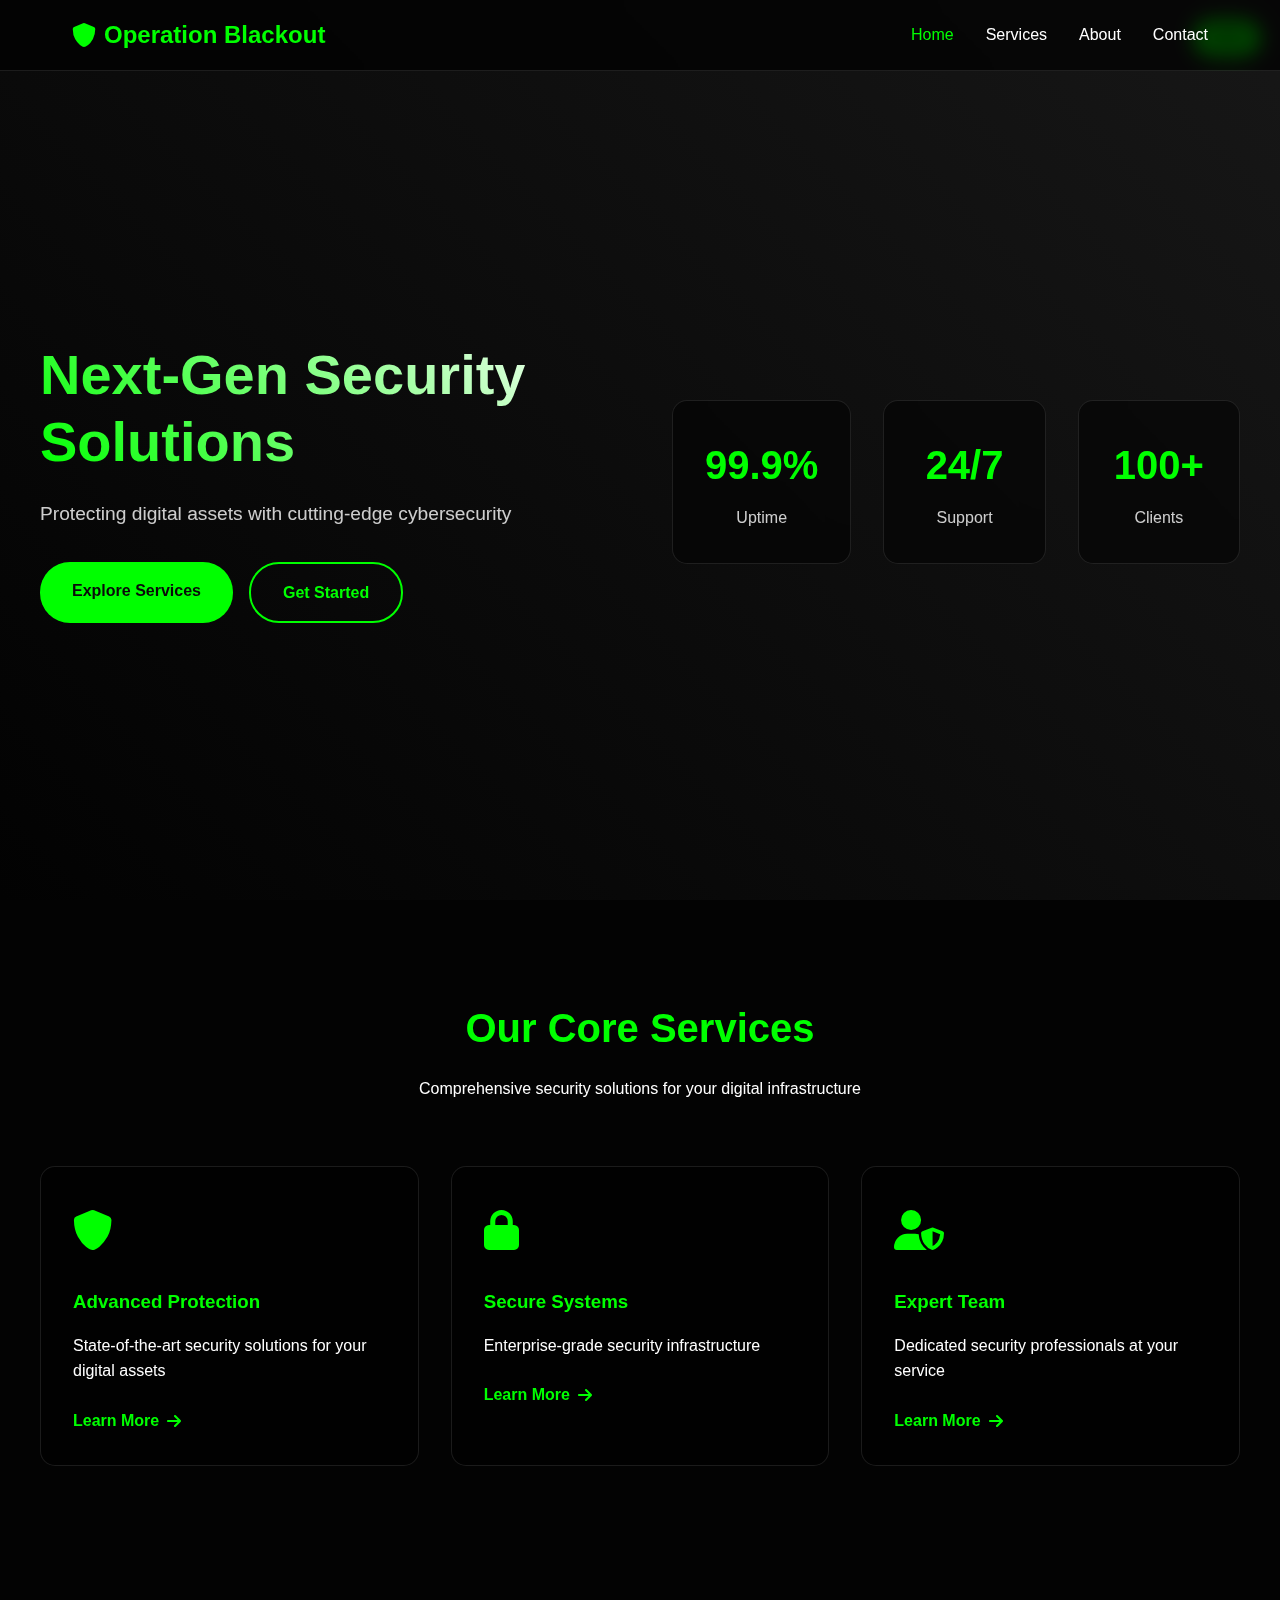
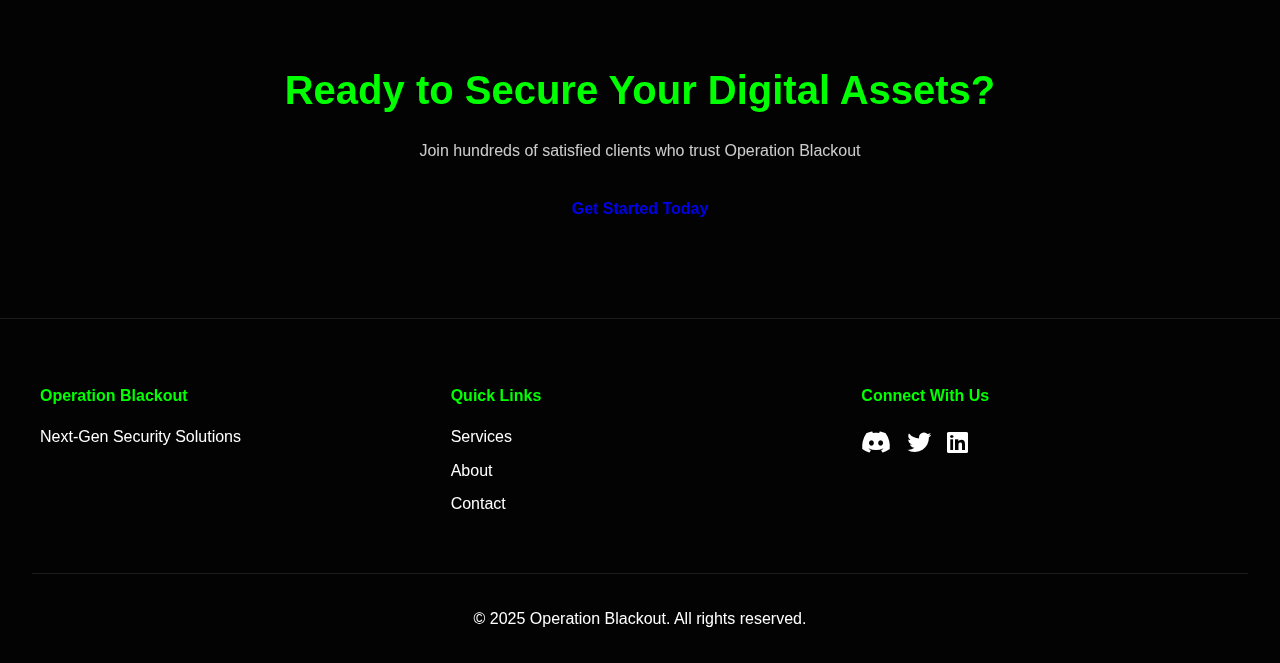
<file: index.html>
<!DOCTYPE html>
<html lang="en">
<head>
    <meta charset="UTF-8">
    <meta name="viewport" content="width=device-width, initial-scale=1.0">
    <meta http-equiv="X-UA-Compatible" content="IE=edge">
    <meta http-equiv="Content-Security-Policy" content="default-src 'self' https://cdnjs.cloudflare.com; script-src 'self' 'unsafe-inline' 'unsafe-eval'; style-src 'self' 'unsafe-inline' https://cdnjs.cloudflare.com; img-src 'self' data: https:; font-src 'self' https://cdnjs.cloudflare.com;">
    <meta http-equiv="X-Content-Type-Options" content="nosniff">
    <meta http-equiv="X-Frame-Options" content="DENY">
    <meta http-equiv="Referrer-Policy" content="strict-origin-when-cross-origin">
    <meta http-equiv="Permissions-Policy" content="geolocation=(), microphone=(), camera=()">
    <meta name="robots" content="noindex, nofollow">
    <meta name="theme-color" content="#000000">
    <title>Operation Blackout 2025 - Next-Gen Security Solutions</title>
    <link rel="stylesheet" href="https://cdnjs.cloudflare.com/ajax/libs/font-awesome/6.0.0/css/all.min.css">
    <link rel="stylesheet" href="styles.css">
</head>
<body>
    <div class="matrix-bg"></div>
    <div class="year-badge">2025</div>

    <nav class="glass-nav">
        <div class="nav-container">
            <a href="index.html" class="logo">
                <i class="fas fa-shield-alt"></i>
                Operation Blackout
            </a>
            <div class="nav-links">
                <a href="index.html" class="active">Home</a>
                <a href="services.html">Services</a>
                <a href="about.html">About</a>
                <a href="contact.html">Contact</a>
            </div>
            <div class="mobile-menu-btn">
                <i class="fas fa-bars"></i>
            </div>
        </div>
    </nav>

    <section class="hero">
        <div class="hero-content">
            <div class="hero-text">
                <h1>Next-Gen Security Solutions</h1>
                <p class="hero-subtitle">Protecting digital assets with cutting-edge cybersecurity</p>
                <div class="hero-buttons">
                    <a href="services.html" class="cta-button primary">Explore Services</a>
                    <a href="contact.html" class="cta-button secondary">Get Started</a>
                </div>
            </div>
            <div class="hero-stats">
                <div class="stat-item">
                    <span class="stat-number">99.9%</span>
                    <span class="stat-label">Uptime</span>
                </div>
                <div class="stat-item">
                    <span class="stat-number">24/7</span>
                    <span class="stat-label">Support</span>
                </div>
                <div class="stat-item">
                    <span class="stat-number">100+</span>
                    <span class="stat-label">Clients</span>
                </div>
            </div>
        </div>
    </section>

    <section class="features">
        <div class="section-header">
            <h2>Our Core Services</h2>
            <p>Comprehensive security solutions for your digital infrastructure</p>
        </div>
        <div class="features-grid">
            <div class="feature-card">
                <div class="feature-icon">
                    <i class="fas fa-shield-alt"></i>
                </div>
                <h3>Advanced Protection</h3>
                <p>State-of-the-art security solutions for your digital assets</p>
                <a href="services.html#protection" class="feature-link">Learn More <i class="fas fa-arrow-right"></i></a>
            </div>
            <div class="feature-card">
                <div class="feature-icon">
                    <i class="fas fa-lock"></i>
                </div>
                <h3>Secure Systems</h3>
                <p>Enterprise-grade security infrastructure</p>
                <a href="services.html#systems" class="feature-link">Learn More <i class="fas fa-arrow-right"></i></a>
            </div>
            <div class="feature-card">
                <div class="feature-icon">
                    <i class="fas fa-user-shield"></i>
                </div>
                <h3>Expert Team</h3>
                <p>Dedicated security professionals at your service</p>
                <a href="services.html#team" class="feature-link">Learn More <i class="fas fa-arrow-right"></i></a>
            </div>
        </div>
    </section>

    <section class="cta-section">
        <div class="cta-content">
            <h2>Ready to Secure Your Digital Assets?</h2>
            <p>Join hundreds of satisfied clients who trust Operation Blackout</p>
            <a href="contact.html" class="cta-button">Get Started Today</a>
        </div>
    </section>

    <footer class="glass-footer">
        <div class="footer-content">
            <div class="footer-section">
                <h4>Operation Blackout</h4>
                <p>Next-Gen Security Solutions</p>
            </div>
            <div class="footer-section">
                <h4>Quick Links</h4>
                <a href="services.html">Services</a>
                <a href="about.html">About</a>
                <a href="contact.html">Contact</a>
            </div>
            <div class="footer-section">
                <h4>Connect With Us</h4>
                <div class="social-links">
                    <a href="https://discord.gg/mz5jkgJ6" target="_blank" class="social-link">
                        <i class="fab fa-discord"></i>
                    </a>
                    <a href="#" class="social-link">
                        <i class="fab fa-twitter"></i>
                    </a>
                    <a href="#" class="social-link">
                        <i class="fab fa-linkedin"></i>
                    </a>
                </div>
            </div>
        </div>
        <div class="footer-bottom">
            <p>&copy; 2025 Operation Blackout. All rights reserved.</p>
        </div>
    </footer>
</body>
</html>
</file>
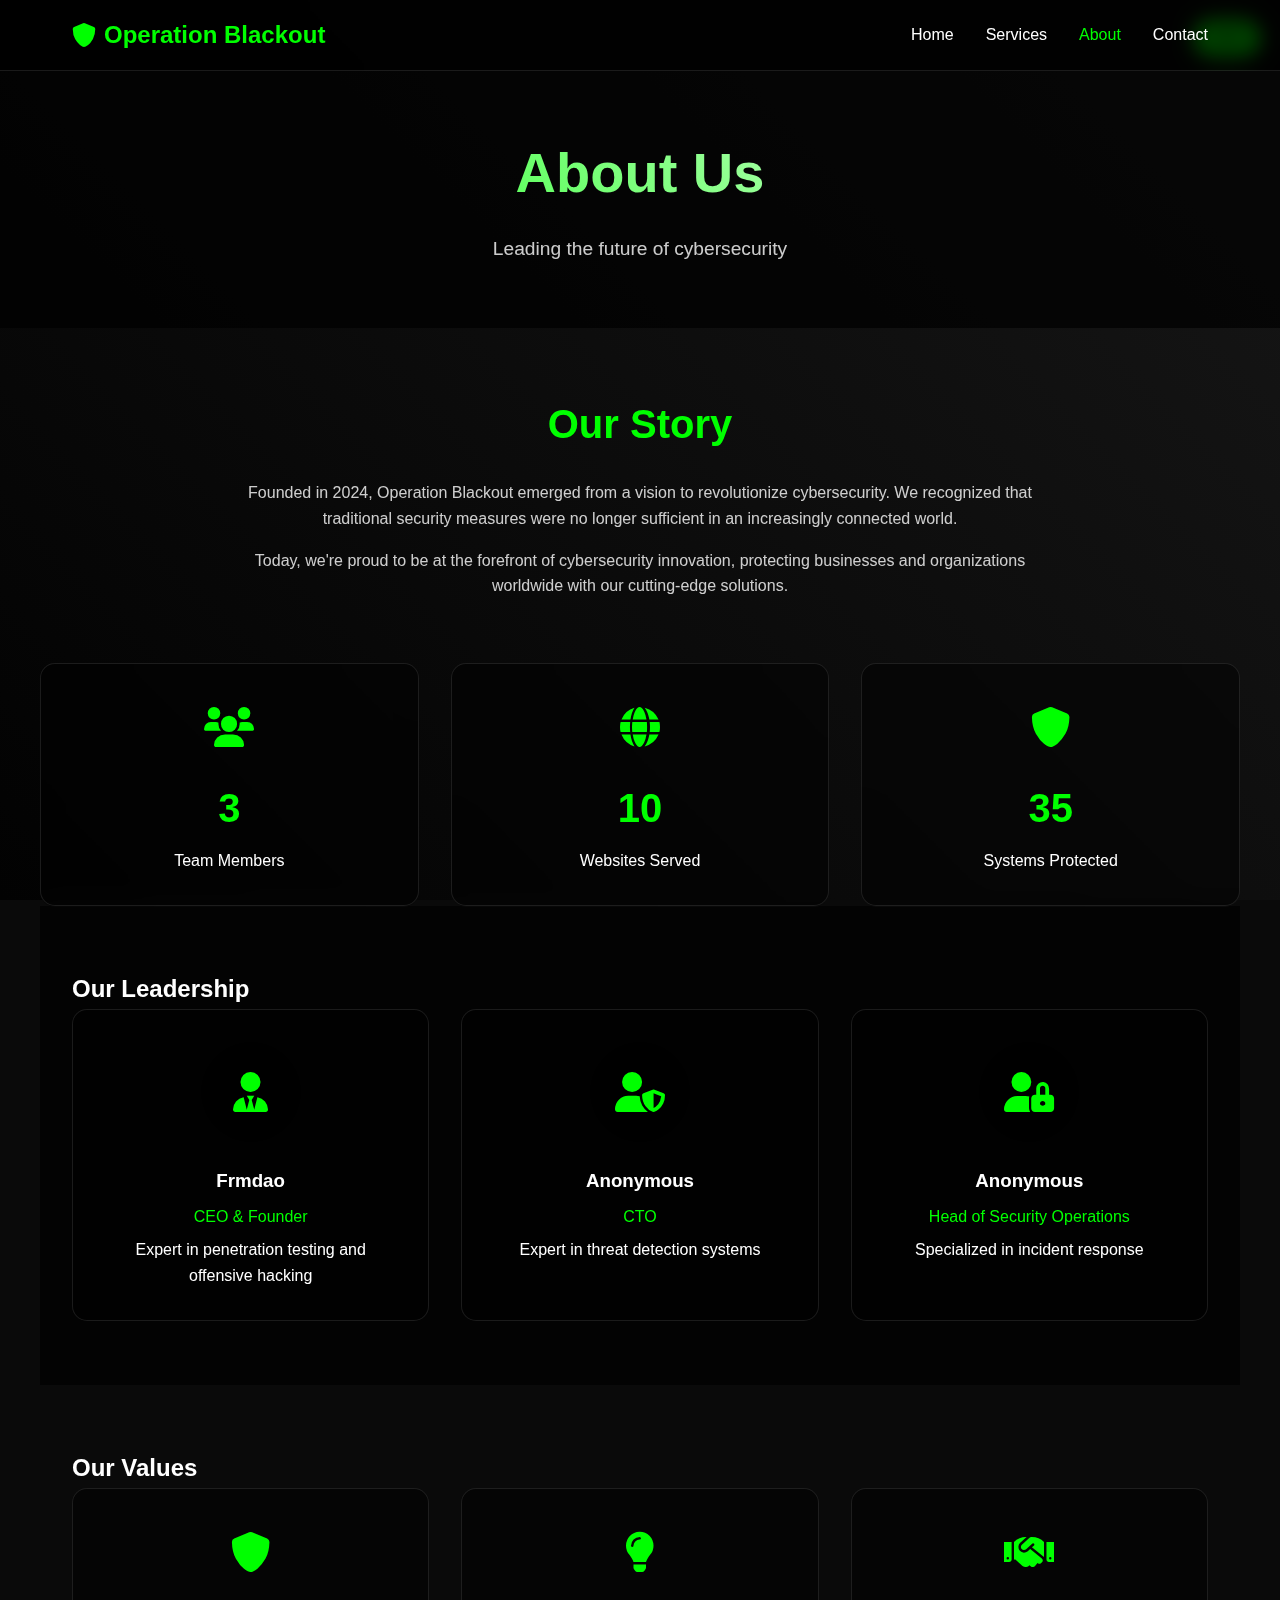
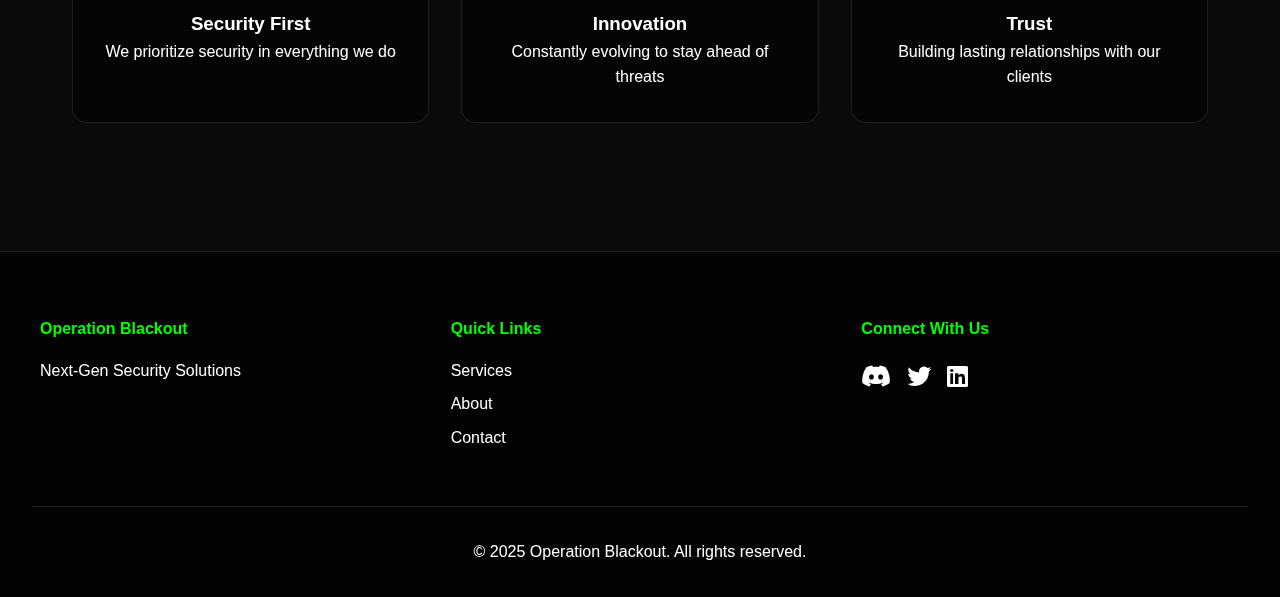
<file: about.html>
<!DOCTYPE html>
<html lang="en">
<head>
    <meta charset="UTF-8">
    <meta name="viewport" content="width=device-width, initial-scale=1.0">
    <meta http-equiv="X-UA-Compatible" content="IE=edge">
    <meta http-equiv="Content-Security-Policy" content="default-src 'self' https://cdnjs.cloudflare.com; script-src 'self' 'unsafe-inline' 'unsafe-eval'; style-src 'self' 'unsafe-inline' https://cdnjs.cloudflare.com; img-src 'self' data: https:; font-src 'self' https://cdnjs.cloudflare.com;">
    <meta http-equiv="X-Content-Type-Options" content="nosniff">
    <meta http-equiv="X-Frame-Options" content="DENY">
    <meta http-equiv="Referrer-Policy" content="strict-origin-when-cross-origin">
    <meta http-equiv="Permissions-Policy" content="geolocation=(), microphone=(), camera=()">
    <meta name="robots" content="noindex, nofollow">
    <meta name="theme-color" content="#000000">
    <title>About - Operation Blackout 2025</title>
    <link rel="stylesheet" href="https://cdnjs.cloudflare.com/ajax/libs/font-awesome/6.0.0/css/all.min.css">
    <link rel="stylesheet" href="styles.css">
</head>
<body>
    <div class="matrix-bg"></div>
    <div class="year-badge">2025</div>

    <nav class="glass-nav">
        <div class="nav-container">
            <a href="index.html" class="logo">
                <i class="fas fa-shield-alt"></i>
                Operation Blackout
            </a>
            <div class="nav-links">
                <a href="index.html">Home</a>
                <a href="services.html">Services</a>
                <a href="about.html" class="active">About</a>
                <a href="contact.html">Contact</a>
            </div>
            <div class="mobile-menu-btn">
                <i class="fas fa-bars"></i>
            </div>
        </div>
    </nav>

    <section class="page-header">
        <div class="header-content">
            <h1>About Us</h1>
            <p>Leading the future of cybersecurity</p>
        </div>
    </section>

    <section class="about-section">
        <div class="about-content">
            <div class="about-text">
                <h2>Our Story</h2>
                <p>Founded in 2024, Operation Blackout emerged from a vision to revolutionize cybersecurity. We recognized that traditional security measures were no longer sufficient in an increasingly connected world.</p>
                <p>Today, we're proud to be at the forefront of cybersecurity innovation, protecting businesses and organizations worldwide with our cutting-edge solutions.</p>
            </div>

            <div class="about-stats">
                <div class="stat-card">
                    <div class="stat-icon">
                        <i class="fas fa-users"></i>
                    </div>
                    <h3>3</h3>
                    <p>Team Members</p>
                </div>
                <div class="stat-card">
                    <div class="stat-icon">
                        <i class="fas fa-globe"></i>
                    </div>
                    <h3>10</h3>
                    <p>Websites Served</p>
                </div>
                <div class="stat-card">
                    <div class="stat-icon">
                        <i class="fas fa-shield-alt"></i>
                    </div>
                    <h3>35</h3>
                    <p>Systems Protected</p>
                </div>
            </div>

            <div class="team-section">
                <h2>Our Leadership</h2>
                <div class="team-grid">
                    <div class="team-member">
                        <div class="member-avatar">
                            <i class="fas fa-user-tie"></i>
                        </div>
                        <h3>Frmdao</h3>
                        <p class="member-role">CEO & Founder</p>
                        <p>Expert in penetration testing and offensive hacking</p>
                    </div>
                    <div class="team-member">
                        <div class="member-avatar">
                            <i class="fas fa-user-shield"></i>
                        </div>
                        <h3>Anonymous</h3>
                        <p class="member-role">CTO</p>
                        <p>Expert in threat detection systems</p>
                    </div>
                    <div class="team-member">
                        <div class="member-avatar">
                            <i class="fas fa-user-lock"></i>
                        </div>
                        <h3>Anonymous</h3>
                        <p class="member-role">Head of Security Operations</p>
                        <p>Specialized in incident response</p>
                    </div>
                </div>
            </div>

            <div class="values-section">
                <h2>Our Values</h2>
                <div class="values-grid">
                    <div class="value-card">
                        <div class="value-icon">
                            <i class="fas fa-shield-alt"></i>
                        </div>
                        <h3>Security First</h3>
                        <p>We prioritize security in everything we do</p>
                    </div>
                    <div class="value-card">
                        <div class="value-icon">
                            <i class="fas fa-lightbulb"></i>
                        </div>
                        <h3>Innovation</h3>
                        <p>Constantly evolving to stay ahead of threats</p>
                    </div>
                    <div class="value-card">
                        <div class="value-icon">
                            <i class="fas fa-handshake"></i>
                        </div>
                        <h3>Trust</h3>
                        <p>Building lasting relationships with our clients</p>
                    </div>
                </div>
            </div>
        </div>
    </section>

    <footer class="glass-footer">
        <div class="footer-content">
            <div class="footer-section">
                <h4>Operation Blackout</h4>
                <p>Next-Gen Security Solutions</p>
            </div>
            <div class="footer-section">
                <h4>Quick Links</h4>
                <a href="services.html">Services</a>
                <a href="about.html">About</a>
                <a href="contact.html">Contact</a>
            </div>
            <div class="footer-section">
                <h4>Connect With Us</h4>
                <div class="social-links">
                    <a href="https://discord.gg/mz5jkgJ6" target="_blank" class="social-link">
                        <i class="fab fa-discord"></i>
                    </a>
                    <a href="#" class="social-link">
                        <i class="fab fa-twitter"></i>
                    </a>
                    <a href="#" class="social-link">
                        <i class="fab fa-linkedin"></i>
                    </a>
                </div>
            </div>
        </div>
        <div class="footer-bottom">
            <p>&copy; 2025 Operation Blackout. All rights reserved.</p>
        </div>
    </footer>
</body>
</html>
</file>
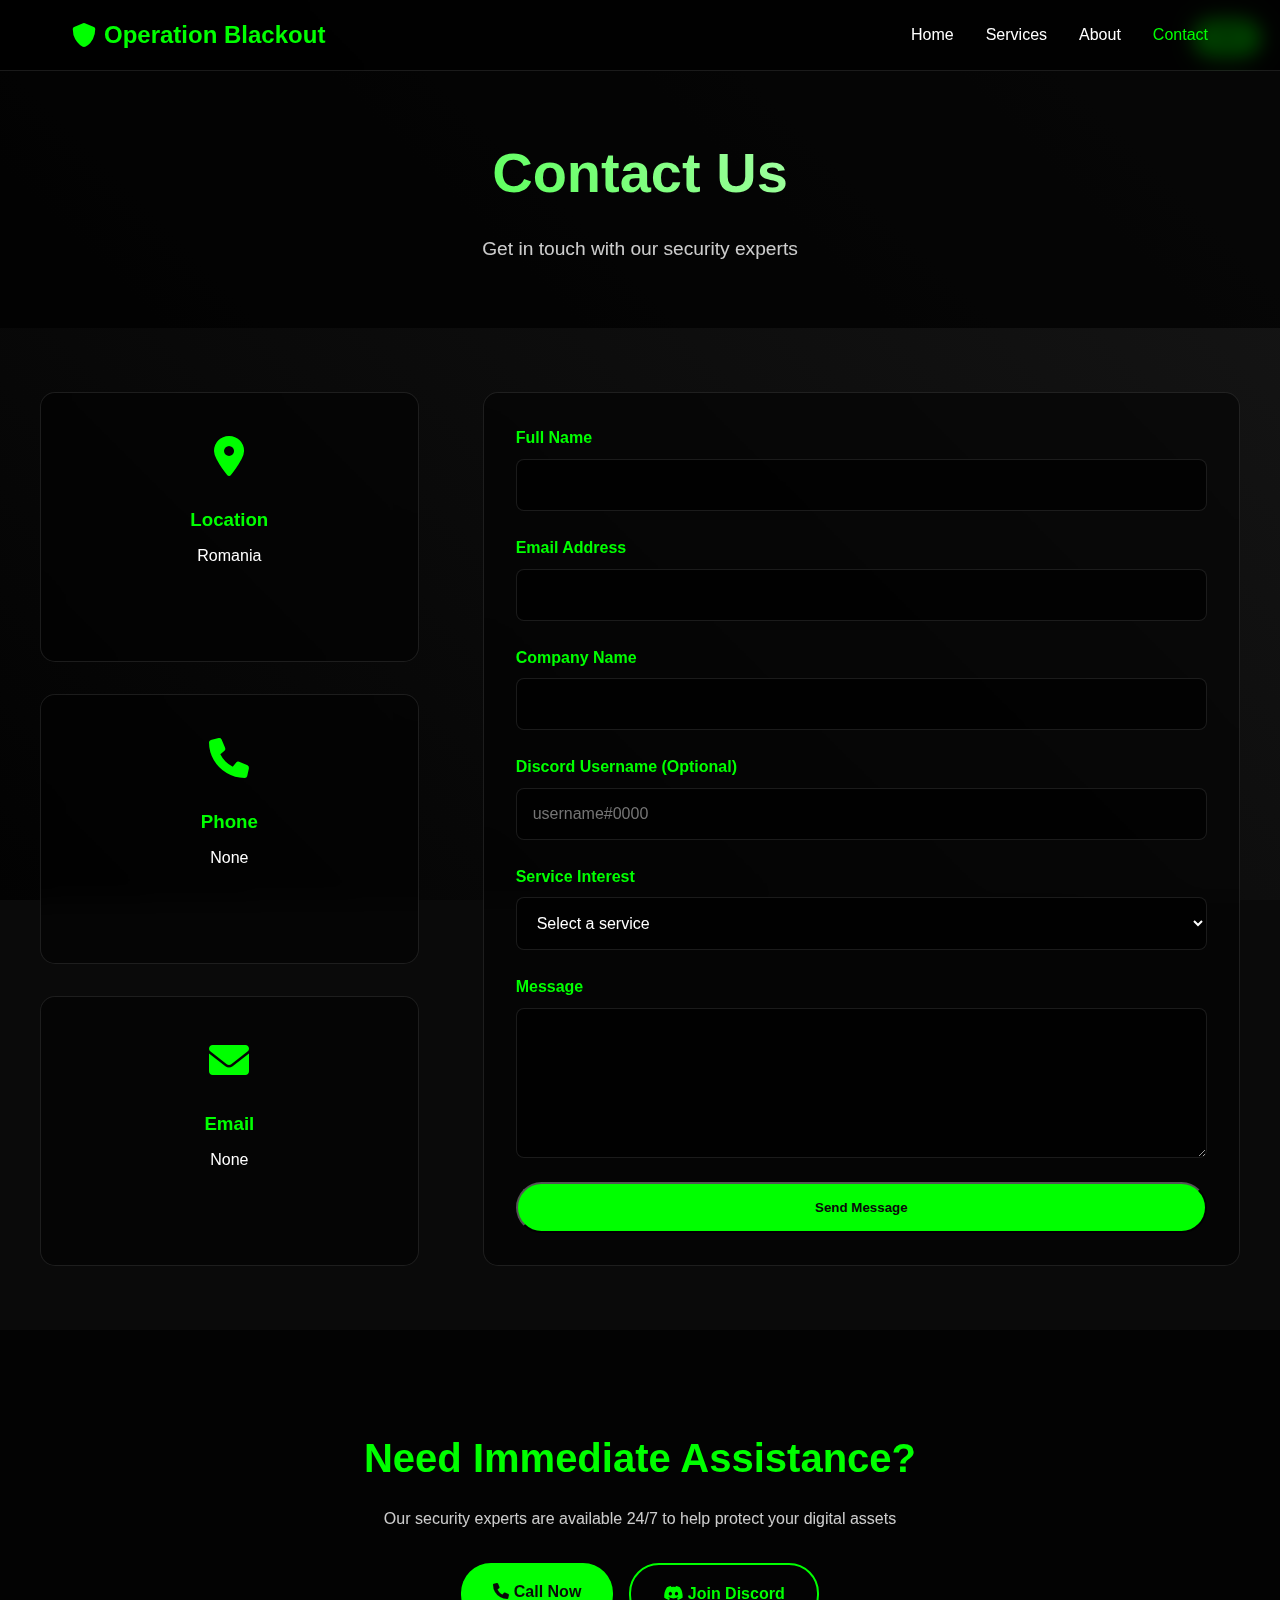
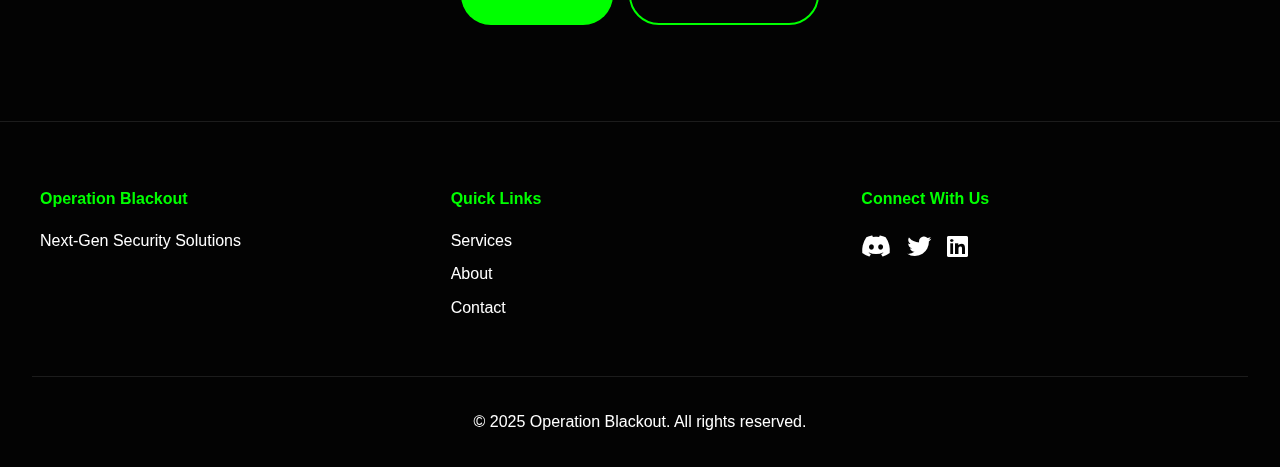
<file: contact.html>
<!DOCTYPE html>
<html lang="en">
<head>
    <meta charset="UTF-8">
    <meta name="viewport" content="width=device-width, initial-scale=1.0">
    <meta http-equiv="X-UA-Compatible" content="IE=edge">
    <meta http-equiv="Content-Security-Policy" content="default-src 'self' https://cdnjs.cloudflare.com; script-src 'self' 'unsafe-inline' 'unsafe-eval'; style-src 'self' 'unsafe-inline' https://cdnjs.cloudflare.com; img-src 'self' data: https:; font-src 'self' https://cdnjs.cloudflare.com; connect-src 'self' https://discord.com;">
    <meta http-equiv="X-Content-Type-Options" content="nosniff">
    <meta http-equiv="X-Frame-Options" content="DENY">
    <meta http-equiv="Referrer-Policy" content="strict-origin-when-cross-origin">
    <meta http-equiv="Permissions-Policy" content="geolocation=(), microphone=(), camera=()">
    <meta name="robots" content="noindex, nofollow">
    <meta name="theme-color" content="#000000">
    <title>Contact - Operation Blackout 2025</title>
    <link rel="stylesheet" href="https://cdnjs.cloudflare.com/ajax/libs/font-awesome/6.0.0/css/all.min.css">
    <link rel="stylesheet" href="styles.css">
</head>
<body>
    <div class="matrix-bg"></div>
    <div class="year-badge">2025</div>

    <nav class="glass-nav">
        <div class="nav-container">
            <a href="index.html" class="logo">
                <i class="fas fa-shield-alt"></i>
                Operation Blackout
            </a>
            <div class="nav-links">
                <a href="index.html">Home</a>
                <a href="services.html">Services</a>
                <a href="about.html">About</a>
                <a href="contact.html" class="active">Contact</a>
            </div>
            <div class="mobile-menu-btn">
                <i class="fas fa-bars"></i>
            </div>
        </div>
    </nav>

    <section class="page-header">
        <div class="header-content">
            <h1>Contact Us</h1>
            <p>Get in touch with our security experts</p>
        </div>
    </section>

    <section class="contact-section">
        <div class="contact-grid">
            <div class="contact-info">
                <div class="info-card">
                    <div class="info-icon">
                        <i class="fas fa-map-marker-alt"></i>
                    </div>
                    <h3>Location</h3>
                    <p>Romania</p>
                </div>
                <div class="info-card">
                    <div class="info-icon">
                        <i class="fas fa-phone"></i>
                    </div>
                    <h3>Phone</h3>
                    <p>None</p>
                </div>
                <div class="info-card">
                    <div class="info-icon">
                        <i class="fas fa-envelope"></i>
                    </div>
                    <h3>Email</h3>
                    <p>None</p>
                </div>
            </div>
            <div class="contact-form-container">
                <form class="contact-form">
                    <div class="form-group">
                        <label for="name">Full Name</label>
                        <input type="text" id="name" name="name" required>
                    </div>
                    <div class="form-group">
                        <label for="email">Email Address</label>
                        <input type="email" id="email" name="email" required>
                    </div>
                    <div class="form-group">
                        <label for="company">Company Name</label>
                        <input type="text" id="company" name="company">
                    </div>
                    <div class="form-group">
                        <label for="discord">Discord Username (Optional)</label>
                        <input type="text" id="discord" name="discord" placeholder="username#0000">
                    </div>
                    <div class="form-group">
                        <label for="service">Service Interest</label>
                        <select id="service" name="service" required>
                            <option value="">Select a service</option>
                            <option value="protection">Advanced Protection</option>
                            <option value="systems">Secure Systems</option>
                            <option value="team">Expert Team</option>
                            <option value="hacking">Offensive Hacking</option>
                        </select>
                    </div>
                    <div class="form-group">
                        <label for="message">Message</label>
                        <textarea id="message" name="message" rows="5" required></textarea>
                    </div>
                    <button type="submit" class="cta-button primary">
                        Send Message
                    </button>
                </form>
            </div>
        </div>
    </section>

    <script>
        document.querySelector('.contact-form').addEventListener('submit', async function(e) {
            e.preventDefault();
            
            const formData = {
                name: document.getElementById('name').value,
                email: document.getElementById('email').value,
                company: document.getElementById('company').value,
                discord: document.getElementById('discord').value,
                service: document.getElementById('service').value,
                message: document.getElementById('message').value
            };

            const webhookUrl = 'https://discord.com/api/webhooks/1354512839129301366/sbMp82M7nuYhp0Qy4DR2mBSjJQtJGAuDzR5qUXefp-GWbx7q6jve5SFrywuSxlqV7ArD';

            const embedMessage = {
                embeds: [{
                    title: '📬 New Contact Form Submission',
                    color: 0x00ff00,
                    description: 'A new message has been received from the contact form.',
                    fields: [
                        {
                            name: '👤 Name',
                            value: formData.name,
                            inline: false
                        },
                        {
                            name: '📧 Email',
                            value: formData.email,
                            inline: false
                        },
                        {
                            name: '🏢 Company',
                            value: formData.company || 'Not provided',
                            inline: false
                        },
                        {
                            name: '🎮 Discord',
                            value: formData.discord || 'Not provided',
                            inline: false
                        },
                        {
                            name: '🎯 Service Interest',
                            value: formData.service,
                            inline: false
                        },
                        {
                            name: '💬 Message',
                            value: formData.message,
                            inline: false
                        }
                    ],
                    timestamp: new Date().toISOString(),
                    footer: {
                        text: 'Operation Blackout Contact Form'
                    }
                }]
            };

            try {
                const response = await fetch(webhookUrl, {
                    method: 'POST',
                    headers: {
                        'Content-Type': 'application/json',
                    },
                    body: JSON.stringify(embedMessage)
                });

                if (response.ok) {
                    alert('Message sent successfully! We will contact you further.');
                    this.reset();
                } else {
                    throw new Error('Failed to send message');
                }
            } catch (error) {
                console.error('Error:', error);
                alert('Failed to send message. Please try again.');
            }
        });
    </script>

    <section class="cta-section">
        <div class="cta-content">
            <h2>Need Immediate Assistance?</h2>
            <p>Our security experts are available 24/7 to help protect your digital assets</p>
            <div class="cta-buttons">
                <a href="tel:+15551234567" class="cta-button primary">
                    <i class="fas fa-phone"></i> Call Now
                </a>
                <a href="https://discord.gg/mz5jkgJ6" target="_blank" class="cta-button secondary">
                    <i class="fab fa-discord"></i> Join Discord
                </a>
            </div>
        </div>
    </section>

    <footer class="glass-footer">
        <div class="footer-content">
            <div class="footer-section">
                <h4>Operation Blackout</h4>
                <p>Next-Gen Security Solutions</p>
            </div>
            <div class="footer-section">
                <h4>Quick Links</h4>
                <a href="services.html">Services</a>
                <a href="about.html">About</a>
                <a href="contact.html">Contact</a>
            </div>
            <div class="footer-section">
                <h4>Connect With Us</h4>
                <div class="social-links">
                    <a href="https://discord.gg/mz5jkgJ6" target="_blank" class="social-link">
                        <i class="fab fa-discord"></i>
                    </a>
                    <a href="#" class="social-link">
                        <i class="fab fa-twitter"></i>
                    </a>
                    <a href="#" class="social-link">
                        <i class="fab fa-linkedin"></i>
                    </a>
                </div>
            </div>
        </div>
        <div class="footer-bottom">
            <p>&copy; 2025 Operation Blackout. All rights reserved.</p>
        </div>
    </footer>
</body>
</html>
</file>
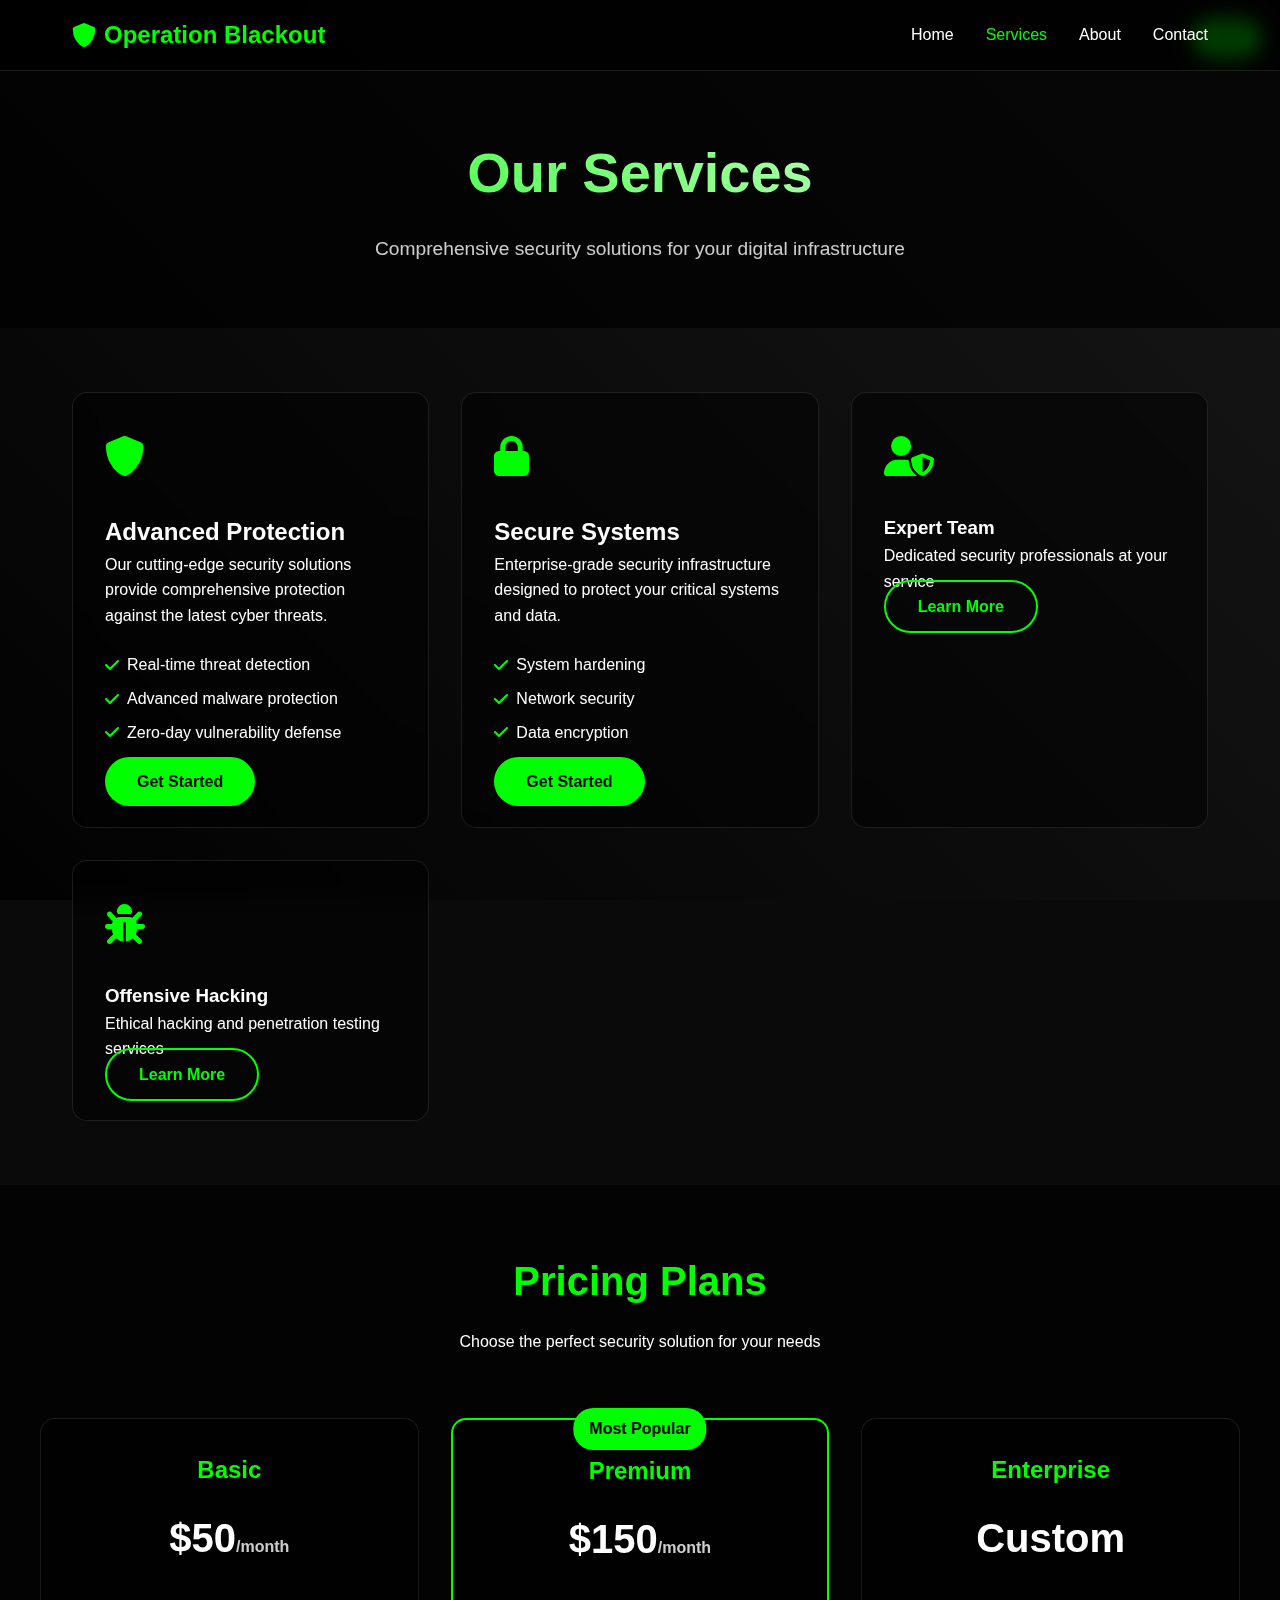
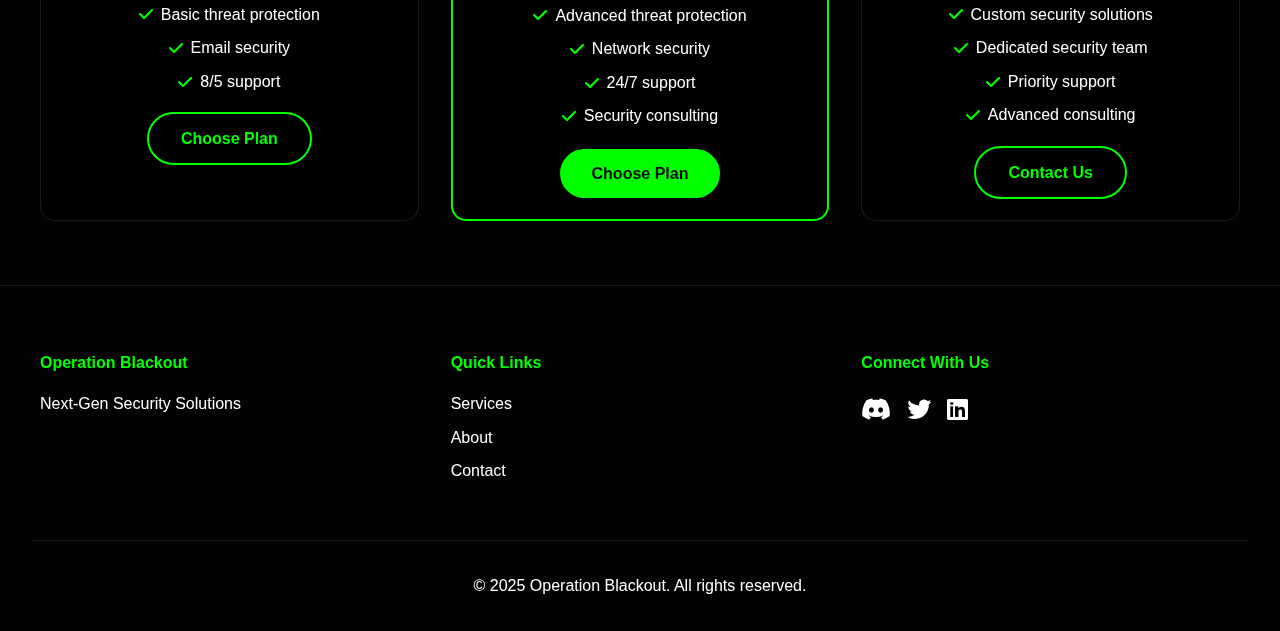
<file: services.html>
<!DOCTYPE html>
<html lang="en">
<head>
    <meta charset="UTF-8">
    <meta name="viewport" content="width=device-width, initial-scale=1.0">
    <meta http-equiv="X-UA-Compatible" content="IE=edge">
    <meta http-equiv="Content-Security-Policy" content="default-src 'self' https://cdnjs.cloudflare.com; script-src 'self' 'unsafe-inline' 'unsafe-eval'; style-src 'self' 'unsafe-inline' https://cdnjs.cloudflare.com; img-src 'self' data: https:; font-src 'self' https://cdnjs.cloudflare.com;">
    <meta http-equiv="X-Content-Type-Options" content="nosniff">
    <meta http-equiv="X-Frame-Options" content="DENY">
    <meta http-equiv="Referrer-Policy" content="strict-origin-when-cross-origin">
    <meta http-equiv="Permissions-Policy" content="geolocation=(), microphone=(), camera=()">
    <meta name="robots" content="noindex, nofollow">
    <meta name="theme-color" content="#000000">
    <title>Services - Operation Blackout 2025</title>
    <link rel="stylesheet" href="https://cdnjs.cloudflare.com/ajax/libs/font-awesome/6.0.0/css/all.min.css">
    <link rel="stylesheet" href="styles.css">
</head>
<body>
    <div class="matrix-bg"></div>
    <div class="year-badge">2025</div>

    <nav class="glass-nav">
        <div class="nav-container">
            <a href="index.html" class="logo">
                <i class="fas fa-shield-alt"></i>
                Operation Blackout
            </a>
            <div class="nav-links">
                <a href="index.html">Home</a>
                <a href="services.html" class="active">Services</a>
                <a href="about.html">About</a>
                <a href="contact.html">Contact</a>
            </div>
            <div class="mobile-menu-btn">
                <i class="fas fa-bars"></i>
            </div>
        </div>
    </nav>

    <section class="page-header">
        <div class="header-content">
            <h1>Our Services</h1>
            <p>Comprehensive security solutions for your digital infrastructure</p>
        </div>
    </section>

    <section class="services-grid">
        <div class="service-card" id="protection">
            <div class="service-icon">
                <i class="fas fa-shield-alt"></i>
            </div>
            <h2>Advanced Protection</h2>
            <p>Our cutting-edge security solutions provide comprehensive protection against the latest cyber threats.</p>
            <ul class="service-features">
                <li><i class="fas fa-check"></i> Real-time threat detection</li>
                <li><i class="fas fa-check"></i> Advanced malware protection</li>
                <li><i class="fas fa-check"></i> Zero-day vulnerability defense</li>
            </ul>
            <a href="contact.html" class="cta-button primary">Get Started</a>
        </div>

        <div class="service-card" id="systems">
            <div class="service-icon">
                <i class="fas fa-lock"></i>
            </div>
            <h2>Secure Systems</h2>
            <p>Enterprise-grade security infrastructure designed to protect your critical systems and data.</p>
            <ul class="service-features">
                <li><i class="fas fa-check"></i> System hardening</li>
                <li><i class="fas fa-check"></i> Network security</li>
                <li><i class="fas fa-check"></i> Data encryption</li>
            </ul>
            <a href="contact.html" class="cta-button primary">Get Started</a>
        </div>

        <div class="service-card">
            <div class="service-icon">
                <i class="fas fa-user-shield"></i>
            </div>
            <h3>Expert Team</h3>
            <p>Dedicated security professionals at your service</p>
            <a href="contact.html" class="cta-button secondary">Learn More</a>
        </div>

        <div class="service-card">
            <div class="service-icon">
                <i class="fas fa-bug"></i>
            </div>
            <h3>Offensive Hacking</h3>
            <p>Ethical hacking and penetration testing services</p>
            <a href="contact.html" class="cta-button secondary">Learn More</a>
        </div>
    </section>

    <section class="pricing-section">
        <div class="section-header">
            <h2>Pricing Plans</h2>
            <p>Choose the perfect security solution for your needs</p>
        </div>
        <div class="pricing-grid">
            <div class="pricing-card">
                <h3>Basic</h3>
                <div class="price">$50<span>/month</span></div>
                <ul class="pricing-features">
                    <li><i class="fas fa-check"></i> Basic threat protection</li>
                    <li><i class="fas fa-check"></i> Email security</li>
                    <li><i class="fas fa-check"></i> 8/5 support</li>
                </ul>
                <a href="contact.html" class="cta-button secondary">Choose Plan</a>
            </div>
            <div class="pricing-card featured">
                <div class="featured-badge">Most Popular</div>
                <h3>Premium</h3>
                <div class="price">$150<span>/month</span></div>
                <ul class="pricing-features">
                    <li><i class="fas fa-check"></i> Advanced threat protection</li>
                    <li><i class="fas fa-check"></i> Network security</li>
                    <li><i class="fas fa-check"></i> 24/7 support</li>
                    <li><i class="fas fa-check"></i> Security consulting</li>
                </ul>
                <a href="contact.html" class="cta-button primary">Choose Plan</a>
            </div>
            <div class="pricing-card">
                <h3>Enterprise</h3>
                <div class="price">Custom</div>
                <ul class="pricing-features">
                    <li><i class="fas fa-check"></i> Custom security solutions</li>
                    <li><i class="fas fa-check"></i> Dedicated security team</li>
                    <li><i class="fas fa-check"></i> Priority support</li>
                    <li><i class="fas fa-check"></i> Advanced consulting</li>
                </ul>
                <a href="contact.html" class="cta-button secondary">Contact Us</a>
            </div>
        </div>
    </section>

    <footer class="glass-footer">
        <div class="footer-content">
            <div class="footer-section">
                <h4>Operation Blackout</h4>
                <p>Next-Gen Security Solutions</p>
            </div>
            <div class="footer-section">
                <h4>Quick Links</h4>
                <a href="services.html">Services</a>
                <a href="about.html">About</a>
                <a href="contact.html">Contact</a>
            </div>
            <div class="footer-section">
                <h4>Connect With Us</h4>
                <div class="social-links">
                    <a href="https://discord.gg/mz5jkgJ6" target="_blank" class="social-link">
                        <i class="fab fa-discord"></i>
                    </a>
                    <a href="#" class="social-link">
                        <i class="fab fa-twitter"></i>
                    </a>
                    <a href="#" class="social-link">
                        <i class="fab fa-linkedin"></i>
                    </a>
                </div>
            </div>
        </div>
        <div class="footer-bottom">
            <p>&copy; 2025 Operation Blackout. All rights reserved.</p>
        </div>
    </footer>
</body>
</html>
</file>
<file: styles.css>
:root {
    --primary-color: #00ff00;
    --secondary-color: #0a0a0a;
    --text-color: #ffffff;
    --glass-bg: rgba(0, 0, 0, 0.7);
    --glass-border: rgba(255, 255, 255, 0.1);
    --card-bg: rgba(0, 0, 0, 0.5);
}

* {
    margin: 0;
    padding: 0;
    box-sizing: border-box;
}

body {
    font-family: 'Segoe UI', Tahoma, Geneva, Verdana, sans-serif;
    background-color: var(--secondary-color);
    color: var(--text-color);
    line-height: 1.6;
    overflow-x: hidden;
}

.matrix-bg {
    position: fixed;
    top: 0;
    left: 0;
    width: 100%;
    height: 100%;
    z-index: -1;
    background: linear-gradient(45deg, #000000, #1a1a1a);
    opacity: 0.8;
}

.year-badge {
    position: fixed;
    top: 20px;
    right: 20px;
    background: var(--primary-color);
    color: var(--secondary-color);
    padding: 5px 15px;
    border-radius: 20px;
    font-weight: bold;
    z-index: 100;
}

/* Navigation */
.glass-nav {
    position: fixed;
    top: 0;
    left: 0;
    width: 100%;
    background: var(--glass-bg);
    backdrop-filter: blur(10px);
    border-bottom: 1px solid var(--glass-border);
    z-index: 1000;
}

.nav-container {
    max-width: 1200px;
    margin: 0 auto;
    padding: 1rem 2rem;
    display: flex;
    justify-content: space-between;
    align-items: center;
}

.logo {
    color: var(--primary-color);
    text-decoration: none;
    font-size: 1.5rem;
    font-weight: bold;
    display: flex;
    align-items: center;
    gap: 0.5rem;
}

.nav-links {
    display: flex;
    gap: 2rem;
}

.nav-links a {
    color: var(--text-color);
    text-decoration: none;
    transition: color 0.3s ease;
}

.nav-links a:hover,
.nav-links a.active {
    color: var(--primary-color);
}

.mobile-menu-btn {
    display: none;
    font-size: 1.5rem;
    cursor: pointer;
}

/* Hero Section */
.hero {
    min-height: 100vh;
    display: flex;
    align-items: center;
    padding: 6rem 2rem 2rem;
    position: relative;
}

.hero-content {
    max-width: 1200px;
    margin: 0 auto;
    width: 100%;
    display: grid;
    grid-template-columns: 1fr 1fr;
    gap: 4rem;
    align-items: center;
}

.hero-text h1 {
    font-size: 3.5rem;
    margin-bottom: 1.5rem;
    line-height: 1.2;
    background: linear-gradient(45deg, var(--primary-color), #ffffff);
    -webkit-background-clip: text;
    -webkit-text-fill-color: transparent;
}

.hero-subtitle {
    font-size: 1.2rem;
    margin-bottom: 2rem;
    color: rgba(255, 255, 255, 0.8);
}

.hero-buttons {
    display: flex;
    gap: 1rem;
}

.cta-button {
    padding: 1rem 2rem;
    border-radius: 30px;
    text-decoration: none;
    font-weight: bold;
    transition: all 0.3s ease;
}

.cta-button.primary {
    background: var(--primary-color);
    color: var(--secondary-color);
}

.cta-button.secondary {
    background: transparent;
    border: 2px solid var(--primary-color);
    color: var(--primary-color);
}

.cta-button:hover {
    transform: translateY(-2px);
    box-shadow: 0 5px 15px rgba(0, 255, 0, 0.3);
}

.hero-stats {
    display: grid;
    grid-template-columns: repeat(3, 1fr);
    gap: 2rem;
}

.stat-item {
    text-align: center;
    padding: 2rem;
    background: var(--card-bg);
    border-radius: 15px;
    border: 1px solid var(--glass-border);
    backdrop-filter: blur(10px);
}

.stat-number {
    display: block;
    font-size: 2.5rem;
    font-weight: bold;
    color: var(--primary-color);
    margin-bottom: 0.5rem;
}

.stat-label {
    color: rgba(255, 255, 255, 0.8);
}

/* Features Section */
.features {
    padding: 6rem 2rem;
    background: var(--glass-bg);
}

.section-header {
    text-align: center;
    margin-bottom: 4rem;
}

.section-header h2 {
    font-size: 2.5rem;
    margin-bottom: 1rem;
    color: var(--primary-color);
}

.features-grid {
    display: grid;
    grid-template-columns: repeat(auto-fit, minmax(300px, 1fr));
    gap: 2rem;
    max-width: 1200px;
    margin: 0 auto;
}

.feature-card {
    background: var(--card-bg);
    padding: 2rem;
    border-radius: 15px;
    border: 1px solid var(--glass-border);
    backdrop-filter: blur(10px);
    transition: transform 0.3s ease;
}

.feature-card:hover {
    transform: translateY(-5px);
}

.feature-icon {
    font-size: 2.5rem;
    color: var(--primary-color);
    margin-bottom: 1.5rem;
}

.feature-card h3 {
    margin-bottom: 1rem;
    color: var(--primary-color);
}

.feature-link {
    display: inline-flex;
    align-items: center;
    gap: 0.5rem;
    color: var(--primary-color);
    text-decoration: none;
    margin-top: 1.5rem;
    font-weight: bold;
}

/* CTA Section */
.cta-section {
    padding: 6rem 2rem;
    text-align: center;
    background: var(--glass-bg);
}

.cta-content {
    max-width: 800px;
    margin: 0 auto;
}

.cta-content h2 {
    font-size: 2.5rem;
    margin-bottom: 1rem;
    color: var(--primary-color);
}

.cta-content p {
    margin-bottom: 2rem;
    color: rgba(255, 255, 255, 0.8);
}

/* Footer */
.glass-footer {
    background: var(--glass-bg);
    backdrop-filter: blur(10px);
    border-top: 1px solid var(--glass-border);
    padding: 4rem 2rem 2rem;
}

.footer-content {
    max-width: 1200px;
    margin: 0 auto;
    display: grid;
    grid-template-columns: repeat(auto-fit, minmax(250px, 1fr));
    gap: 2rem;
}

.footer-section h4 {
    color: var(--primary-color);
    margin-bottom: 1rem;
}

.footer-section a {
    color: var(--text-color);
    text-decoration: none;
    display: block;
    margin-bottom: 0.5rem;
    transition: color 0.3s ease;
}

.footer-section a:hover {
    color: var(--primary-color);
}

.social-links {
    display: flex;
    gap: 1rem;
}

.social-link {
    font-size: 1.5rem;
    color: var(--text-color);
    transition: color 0.3s ease;
}

.social-link:hover {
    color: var(--primary-color);
}

.footer-bottom {
    text-align: center;
    margin-top: 3rem;
    padding-top: 2rem;
    border-top: 1px solid var(--glass-border);
}

/* Responsive Design */
@media (max-width: 768px) {
    .nav-links {
        display: none;
    }

    .mobile-menu-btn {
        display: block;
    }

    .hero-content {
        grid-template-columns: 1fr;
        text-align: center;
    }

    .hero-text h1 {
        font-size: 2.5rem;
    }

    .hero-buttons {
        justify-content: center;
    }

    .hero-stats {
        grid-template-columns: 1fr;
    }
}

/* Animations */
@keyframes fadeIn {
    from {
        opacity: 0;
        transform: translateY(20px);
    }
    to {
        opacity: 1;
        transform: translateY(0);
    }
}

.hero-content,
.feature-card,
.stat-item {
    animation: fadeIn 0.8s ease-out forwards;
}

/* Page Header */
.page-header {
    padding: 8rem 2rem 4rem;
    text-align: center;
    background: var(--glass-bg);
    position: relative;
}

.header-content h1 {
    font-size: 3.5rem;
    margin-bottom: 1rem;
    background: linear-gradient(45deg, var(--primary-color), #ffffff);
    -webkit-background-clip: text;
    -webkit-text-fill-color: transparent;
}

.header-content p {
    font-size: 1.2rem;
    color: rgba(255, 255, 255, 0.8);
}

/* Services Page */
.services-grid {
    padding: 4rem 2rem;
    display: grid;
    grid-template-columns: repeat(auto-fit, minmax(300px, 1fr));
    gap: 2rem;
    max-width: 1200px;
    margin: 0 auto;
}

.service-card {
    background: var(--card-bg);
    padding: 2rem;
    border-radius: 15px;
    border: 1px solid var(--glass-border);
    backdrop-filter: blur(10px);
    transition: transform 0.3s ease;
}

.service-card:hover {
    transform: translateY(-5px);
}

.service-icon {
    font-size: 2.5rem;
    color: var(--primary-color);
    margin-bottom: 1.5rem;
}

.service-features {
    list-style: none;
    margin: 1.5rem 0;
}

.service-features li {
    margin: 0.5rem 0;
    display: flex;
    align-items: center;
    gap: 0.5rem;
}

.service-features i {
    color: var(--primary-color);
}

/* Pricing Section */
.pricing-section {
    padding: 4rem 2rem;
    background: var(--glass-bg);
}

.pricing-grid {
    display: grid;
    grid-template-columns: repeat(auto-fit, minmax(300px, 1fr));
    gap: 2rem;
    max-width: 1200px;
    margin: 0 auto;
}

.pricing-card {
    background: var(--card-bg);
    padding: 2rem;
    border-radius: 15px;
    border: 1px solid var(--glass-border);
    backdrop-filter: blur(10px);
    text-align: center;
    position: relative;
    transition: transform 0.3s ease;
}

.pricing-card.featured {
    border: 2px solid var(--primary-color);
}

.featured-badge {
    position: absolute;
    top: -12px;
    left: 50%;
    transform: translateX(-50%);
    background: var(--primary-color);
    color: var(--secondary-color);
    padding: 0.5rem 1rem;
    border-radius: 20px;
    font-weight: bold;
}

.pricing-card h3 {
    font-size: 1.5rem;
    margin-bottom: 1rem;
    color: var(--primary-color);
}

.price {
    font-size: 2.5rem;
    font-weight: bold;
    margin-bottom: 1.5rem;
}

.price span {
    font-size: 1rem;
    color: rgba(255, 255, 255, 0.8);
}

.pricing-features {
    list-style: none;
    margin: 2rem 0;
}

.pricing-features li {
    margin: 0.5rem 0;
    display: flex;
    align-items: center;
    justify-content: center;
    gap: 0.5rem;
}

.pricing-features i {
    color: var(--primary-color);
}

/* About Page */
.about-section {
    padding: 4rem 2rem;
}

.about-content {
    max-width: 1200px;
    margin: 0 auto;
}

.about-text {
    text-align: center;
    max-width: 800px;
    margin: 0 auto 4rem;
}

.about-text h2 {
    font-size: 2.5rem;
    color: var(--primary-color);
    margin-bottom: 1.5rem;
}

.about-text p {
    margin-bottom: 1rem;
    color: rgba(255, 255, 255, 0.8);
}

.about-stats {
    display: grid;
    grid-template-columns: repeat(auto-fit, minmax(250px, 1fr));
    gap: 2rem;
}

.stat-card {
    background: var(--card-bg);
    padding: 2rem;
    border-radius: 15px;
    border: 1px solid var(--glass-border);
    backdrop-filter: blur(10px);
    text-align: center;
}

.stat-icon {
    font-size: 2.5rem;
    color: var(--primary-color);
    margin-bottom: 1rem;
}

.stat-card h3 {
    font-size: 2.5rem;
    color: var(--primary-color);
    margin-bottom: 0.5rem;
}

/* Team Section */
.team-section {
    padding: 4rem 2rem;
    background: var(--glass-bg);
}

.team-grid {
    display: grid;
    grid-template-columns: repeat(auto-fit, minmax(300px, 1fr));
    gap: 2rem;
    max-width: 1200px;
    margin: 0 auto;
}

.team-member {
    background: var(--card-bg);
    padding: 2rem;
    border-radius: 15px;
    border: 1px solid var(--glass-border);
    backdrop-filter: blur(10px);
    text-align: center;
    transition: transform 0.3s ease;
}

.team-member:hover {
    transform: translateY(-5px);
}

.member-avatar {
    width: 100px;
    height: 100px;
    background: var(--glass-bg);
    border-radius: 50%;
    display: flex;
    align-items: center;
    justify-content: center;
    margin: 0 auto 1.5rem;
}

.member-avatar i {
    font-size: 2.5rem;
    color: var(--primary-color);
}

.member-role {
    color: var(--primary-color);
    margin: 0.5rem 0;
}

/* Values Section */
.values-section {
    padding: 4rem 2rem;
}

.values-grid {
    display: grid;
    grid-template-columns: repeat(auto-fit, minmax(300px, 1fr));
    gap: 2rem;
    max-width: 1200px;
    margin: 0 auto;
}

.value-card {
    background: var(--card-bg);
    padding: 2rem;
    border-radius: 15px;
    border: 1px solid var(--glass-border);
    backdrop-filter: blur(10px);
    text-align: center;
    transition: transform 0.3s ease;
}

.value-card:hover {
    transform: translateY(-5px);
}

.value-icon {
    font-size: 2.5rem;
    color: var(--primary-color);
    margin-bottom: 1.5rem;
}

/* Contact Page */
.contact-section {
    padding: 4rem 2rem;
}

.contact-grid {
    display: grid;
    grid-template-columns: 1fr 2fr;
    gap: 4rem;
    max-width: 1200px;
    margin: 0 auto;
}

.contact-info {
    display: grid;
    gap: 2rem;
}

.info-card {
    background: var(--card-bg);
    padding: 2rem;
    border-radius: 15px;
    border: 1px solid var(--glass-border);
    backdrop-filter: blur(10px);
    text-align: center;
}

.info-icon {
    font-size: 2.5rem;
    color: var(--primary-color);
    margin-bottom: 1rem;
}

.info-card h3 {
    color: var(--primary-color);
    margin-bottom: 0.5rem;
}

.contact-form-container {
    background: var(--card-bg);
    padding: 2rem;
    border-radius: 15px;
    border: 1px solid var(--glass-border);
    backdrop-filter: blur(10px);
}

.contact-form {
    display: grid;
    gap: 1.5rem;
}

.form-group {
    display: grid;
    gap: 0.5rem;
}

.form-group label {
    color: var(--primary-color);
    font-weight: bold;
}

.form-group input,
.form-group select,
.form-group textarea {
    padding: 1rem;
    background: var(--glass-bg);
    border: 1px solid var(--glass-border);
    border-radius: 8px;
    color: var(--text-color);
    font-size: 1rem;
}

.form-group textarea {
    resize: vertical;
    min-height: 150px;
}

.form-group input:focus,
.form-group select:focus,
.form-group textarea:focus {
    outline: none;
    border-color: var(--primary-color);
}

.cta-buttons {
    display: flex;
    gap: 1rem;
    justify-content: center;
}

/* Responsive Design */
@media (max-width: 768px) {
    .contact-grid {
        grid-template-columns: 1fr;
    }

    .header-content h1 {
        font-size: 2.5rem;
    }

    .about-stats,
    .team-grid,
    .values-grid {
        grid-template-columns: 1fr;
    }

    .pricing-grid {
        grid-template-columns: 1fr;
    }

    .pricing-card.featured {
        transform: scale(1.05);
    }
}

/* Animations */
.service-card,
.pricing-card,
.team-member,
.value-card,
.info-card {
    animation: fadeIn 0.8s ease-out forwards;
}
</file>
